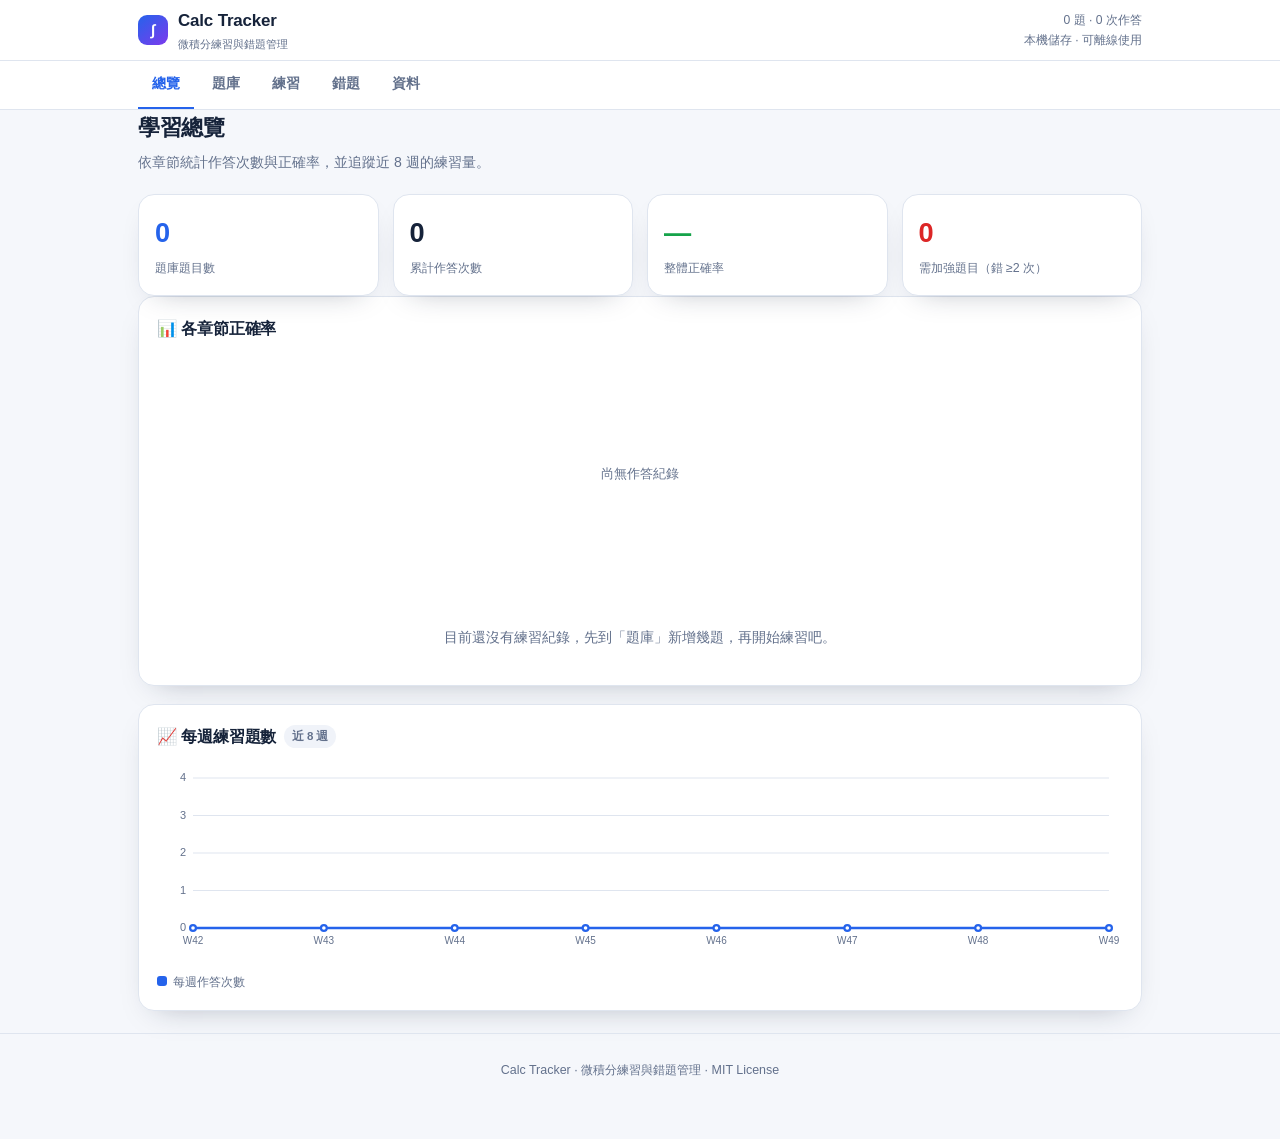
<file: docs/index.html>
<!doctype html>
<html lang="zh-Hant">
<head>
<meta charset="utf-8">
<meta name="viewport" content="width=device-width, initial-scale=1, viewport-fit=cover">
<title>Calc Tracker ｜ 微積分練習與錯題管理</title>
<meta name="description" content="微積分練習與錯題管理工具：建立題庫、記錄每次作答、自動整理錯題、章節正確率統計與 CSV 匯出。純前端、可離線使用。">
<meta name="theme-color" content="#0b1220">
<link rel="manifest" href="./manifest.json">
<link rel="icon" type="image/svg+xml" href="./icons/favicon.svg">
<link rel="icon" type="image/png" sizes="32x32" href="./icons/favicon-32.png">
<link rel="apple-touch-icon" href="./icons/apple-touch-icon.png">
<meta name="apple-mobile-web-app-capable" content="yes">
<meta name="apple-mobile-web-app-title" content="Calc Tracker">
<meta property="og:type" content="website">
<meta property="og:title" content="Calc Tracker ｜ 微積分練習與錯題管理">
<meta property="og:description" content="建立題庫、記錄作答、自動整理錯題與章節正確率統計。純前端、可離線使用。">
<meta name="twitter:card" content="summary">
<link rel="stylesheet" href="./style.css">
</head>
<body>

<header class="site">
  <div class="wrap">
    <div class="brand">
      <span class="logo">∫</span>
      <span>Calc Tracker
        <small>微積分練習與錯題管理</small>
      </span>
    </div>
    <div class="header-meta">
      <div id="headerStats">—</div>
      <div id="storageState"></div>
    </div>
  </div>
</header>

<nav class="tabs" role="tablist" aria-label="功能分頁">
  <div class="wrap">
    <button role="tab" data-view="overview" aria-selected="true">總覽</button>
    <button role="tab" data-view="bank" aria-selected="false">題庫</button>
    <button role="tab" data-view="practice" aria-selected="false">練習</button>
    <button role="tab" data-view="mistakes" aria-selected="false">錯題</button>
    <button role="tab" data-view="data" aria-selected="false">資料</button>
  </div>
</nav>

<main class="wrap">

  <!-- ══════════ 總覽 ══════════ -->
  <section class="view" id="view-overview" role="tabpanel">
    <h1>學習總覽</h1>
    <p class="sub">依章節統計作答次數與正確率，並追蹤近 8 週的練習量。</p>

    <div class="grid kpi" id="kpiRow"></div>

    <div class="card">
      <h2>📊 各章節正確率</h2>
      <div class="chart-holder"><canvas id="chapterChart" height="240"></canvas></div>
      <div class="table-scroll" style="margin-top:14px">
        <table id="chapterTable">
          <thead>
            <tr><th>章節</th><th>題目數</th><th>作答次數</th><th>答對次數</th><th>正確率</th></tr>
          </thead>
          <tbody></tbody>
        </table>
      </div>
      <p class="empty" id="chapterEmpty" hidden>目前還沒有練習紀錄，先到「題庫」新增幾題，再開始練習吧。</p>
    </div>

    <div class="card">
      <h2>📈 每週練習題數<span class="tag mute">近 8 週</span></h2>
      <div class="chart-holder"><canvas id="weeklyChart" height="200"></canvas></div>
      <div class="legend">
        <span><i style="background:var(--accent)"></i>每週作答次數</span>
      </div>
    </div>
  </section>

  <!-- ══════════ 題庫 ══════════ -->
  <section class="view" id="view-bank" role="tabpanel" hidden>
    <h1>題庫管理</h1>
    <p class="sub">建立題目並標註章節、來源與難度，練習時即可快速記錄作答結果。</p>

    <div class="card">
      <h2>➕ 新增題目</h2>
      <form id="problemForm">
        <div class="grid form">
          <div class="form-row">
            <label class="field" for="pTitle">題目標題 *</label>
            <input id="pTitle" required placeholder="例：∫ x·e^x dx">
          </div>
          <div class="form-row">
            <label class="field" for="pChapter">章節 *</label>
            <input id="pChapter" required list="chapterList" placeholder="例：分部積分">
            <datalist id="chapterList"></datalist>
          </div>
          <div class="form-row">
            <label class="field" for="pSource">來源</label>
            <input id="pSource" placeholder="例：轉學考 111 台聯大">
          </div>
          <div class="form-row">
            <label class="field" for="pDifficulty">難度（1–5）</label>
            <select id="pDifficulty">
              <option value="1">1 · 基礎</option>
              <option value="2" selected>2 · 一般</option>
              <option value="3">3 · 進階</option>
              <option value="4">4 · 困難</option>
              <option value="5">5 · 挑戰</option>
            </select>
          </div>
        </div>
        <div class="form-row">
          <label class="field" for="pDesc">備註 / 題目描述</label>
          <textarea id="pDesc" placeholder="解題關鍵、易錯點、補充說明…"></textarea>
        </div>
        <div class="btn-row">
          <button class="btn" type="submit">新增題目</button>
          <button class="btn plain" type="reset">清除</button>
        </div>
      </form>
    </div>

    <div class="card">
      <h2>📚 題目清單 <span class="tag mute" id="bankCount">0 題</span></h2>
      <div class="btn-row" style="margin-bottom:14px">
        <label class="field" for="filterChapter" style="margin:0">章節篩選</label>
        <select id="filterChapter" style="max-width:240px"><option value="">全部章節</option></select>
        <input id="searchTitle" placeholder="搜尋標題關鍵字…" style="max-width:240px">
      </div>
      <div class="table-scroll">
        <table id="problemTable">
          <thead>
            <tr><th>題目</th><th>章節</th><th>難度</th><th>來源</th><th>作答 / 正確率</th><th></th></tr>
          </thead>
          <tbody></tbody>
        </table>
      </div>
      <p class="empty" id="bankEmpty" hidden>尚未建立任何題目。</p>
    </div>
  </section>

  <!-- ══════════ 練習 ══════════ -->
  <section class="view" id="view-practice" role="tabpanel" hidden>
    <h1>練習模式</h1>
    <p class="sub">系統會記錄每題的作答結果與花費時間，作為錯題統計與正確率的依據。</p>

    <div class="card" id="practiceIdle">
      <h2>▶️ 開始練習</h2>
      <p class="hint" style="margin-bottom:14px">選擇章節與出題方式，按「開始」後計時器會自動啟動。</p>
      <div class="grid form">
        <div class="form-row">
          <label class="field" for="practiceChapter">章節範圍</label>
          <select id="practiceChapter"><option value="">全部章節</option></select>
        </div>
        <div class="form-row">
          <label class="field" for="practiceOrder">出題順序</label>
          <select id="practiceOrder">
            <option value="random">隨機</option>
            <option value="weak">優先錯題</option>
            <option value="hard">難度由高到低</option>
            <option value="new">建立時間（新→舊）</option>
          </select>
        </div>
      </div>
      <div class="btn-row">
        <button class="btn" id="startPractice">開始練習</button>
        <button class="btn ghost" id="startTimer">僅啟動計時器</button>
      </div>
    </div>

    <div class="card practice-box" id="practiceCard" hidden>
      <div class="timer" id="timerDisplay">00:00</div>
      <div class="meta" id="practiceMeta"></div>
      <div class="q-title" id="qTitle"></div>
      <div class="q-desc" id="qDesc"></div>
      <div class="practice-actions">
        <button class="btn ok" id="markCorrect">✓ 答對</button>
        <button class="btn bad" id="markWrong">✗ 答錯</button>
        <button class="btn plain" id="showHint">💡 提示</button>
        <button class="btn plain" id="pauseTimer">⏸ 暫停</button>
        <button class="btn ghost" id="stopPractice">結束練習</button>
      </div>
      <div class="note" id="hintBox" hidden style="margin-top:16px;text-align:left"></div>
    </div>

    <div class="card" id="practiceSummary" hidden>
      <h2>✅ 本次練習</h2>
      <div class="grid kpi" id="sessionKPI"></div>
      <div class="btn-row" style="margin-top:14px">
        <button class="btn" id="continuePractice">繼續練習</button>
        <button class="btn plain" id="gotoMistakes">查看錯題</button>
      </div>
    </div>
  </section>

  <!-- ══════════ 錯題 ══════════ -->
  <section class="view" id="view-mistakes" role="tabpanel" hidden>
    <h1>錯題統計</h1>
    <p class="sub">自動整理答錯 2 次以上的題目，集中複習弱點。</p>
    <div class="card">
      <h2>🔁 需要加強的題目 <span class="tag bad" id="mistakeCount">0 題</span></h2>
      <div class="table-scroll">
        <table id="mistakeTable">
          <thead>
            <tr><th>題目</th><th>章節</th><th>答錯次數</th><th>作答次數</th><th>正確率</th><th></th></tr>
          </thead>
          <tbody></tbody>
        </table>
      </div>
      <p class="empty" id="mistakeEmpty" hidden>目前沒有累積 2 次以上答錯的題目，繼續保持。</p>
    </div>
  </section>

  <!-- ══════════ 資料 ══════════ -->
  <section class="view" id="view-data" role="tabpanel" hidden>
    <h1>資料管理</h1>
    <p class="sub">所有資料儲存在這台裝置的瀏覽器（localStorage），不會上傳到任何伺服器。</p>

    <div class="card">
      <h2>⬇️ 匯出</h2>
      <div class="btn-row">
        <button class="btn" id="exportCsv">匯出作答紀錄 CSV</button>
        <button class="btn plain" id="exportJson">匯出完整備份 JSON</button>
      </div>
      <p class="hint" style="margin-top:12px">CSV 含 UTF-8 BOM，可直接用 Excel 開啟且中文不亂碼。</p>
    </div>

    <div class="card">
      <h2>⬆️ 匯入</h2>
      <div class="btn-row">
        <input type="file" id="importJson" accept="application/json,.json" style="max-width:280px">
        <select id="importMode" style="max-width:180px">
          <option value="merge">合併（保留現有資料）</option>
          <option value="replace">取代（清空後匯入）</option>
        </select>
      </div>
      <p class="hint" style="margin-top:12px">僅接受由本工具匯出的 JSON 備份檔。</p>
    </div>

    <div class="card">
      <h2>🧪 範例資料</h2>
      <p class="hint" style="margin-bottom:12px">
        載入 12 題微積分示範題目與對應作答紀錄，用來試看統計圖表與錯題功能。
        <strong>這些是示範用的虛構資料，不是真實考試紀錄</strong>，可隨時清空。
      </p>
      <div class="btn-row">
        <button class="btn plain" id="loadSample">載入示範資料</button>
        <button class="btn danger" id="clearAll">清空所有資料</button>
      </div>
    </div>

    <div class="card">
      <h2>ℹ️ 關於這個版本</h2>
      <div class="note">
        <strong>靜態版：</strong>本頁是純前端版本（HTML / CSS / JavaScript），資料存於瀏覽器，
        不需要伺服器即可運作，可安裝為 PWA 離線使用。<br>
        <strong>完整版：</strong>專案同時保留 Flask + SQLite 後端（<code>app.py</code>），
        支援跨裝置共享資料庫與 Groq API 的 AI 解題提示；後端程式碼請見 GitHub 專案根目錄。
      </div>
    </div>
  </section>

</main>

<footer class="site">
  Calc Tracker · 微積分練習與錯題管理 · MIT License
</footer>

<div id="toast" role="status" aria-live="polite"></div>
<script src="./app.js"></script>
</body>
</html>
</file>
<file: docs/style.css>
/* Calc Tracker — 靜態版樣式（零外部依賴） */
:root {
  --bg: #f5f7fb;
  --surface: #ffffff;
  --surface-2: #f0f3f9;
  --border: #dfe5ef;
  --text: #16233a;
  --muted: #63718c;
  --accent: #2563eb;
  --accent-soft: rgba(37, 99, 235, 0.12);
  --ok: #16a34a;
  --ok-soft: rgba(22, 163, 74, 0.12);
  --bad: #dc2626;
  --bad-soft: rgba(220, 38, 38, 0.12);
  --warn: #d97706;
  --radius: 16px;
  --shadow: 0 12px 30px -18px rgba(22, 35, 58, 0.35);
}

@media (prefers-color-scheme: dark) {
  :root {
    --bg: #0b1220;
    --surface: #121a2b;
    --surface-2: #182338;
    --border: #24314a;
    --text: #e8eefc;
    --muted: #93a2c0;
    --accent: #6ea8fe;
    --accent-soft: rgba(110, 168, 254, 0.16);
    --ok: #4ade80;
    --ok-soft: rgba(74, 222, 128, 0.14);
    --bad: #fb7185;
    --bad-soft: rgba(251, 113, 133, 0.14);
    --warn: #fbbf24;
    --shadow: 0 16px 36px -22px rgba(0, 0, 0, 0.8);
  }
}

* { margin: 0; padding: 0; box-sizing: border-box; }

body {
  font-family: -apple-system, BlinkMacSystemFont, "PingFang TC", "Noto Sans TC", "Microsoft JhengHei", sans-serif;
  background: var(--bg);
  color: var(--text);
  line-height: 1.65;
  -webkit-font-smoothing: antialiased;
  padding-bottom: calc(48px + env(safe-area-inset-bottom));
}

a { color: var(--accent); }

.wrap { max-width: 1040px; margin: 0 auto; padding: 0 18px; }

/* ── 頁首 ── */
header.site {
  background: var(--surface);
  border-bottom: 1px solid var(--border);
  position: sticky;
  top: 0;
  z-index: 30;
  backdrop-filter: blur(10px);
}
header.site .wrap {
  display: flex;
  align-items: center;
  justify-content: space-between;
  gap: 12px;
  min-height: 60px;
}
.brand {
  display: flex;
  align-items: center;
  gap: 10px;
  font-weight: 800;
  font-size: 1.06rem;
  letter-spacing: -0.01em;
}
.brand .logo {
  width: 30px; height: 30px;
  border-radius: 9px;
  background: linear-gradient(140deg, #2563eb, #7c3aed);
  display: grid; place-items: center;
  color: #fff; font-size: 15px; font-weight: 800;
  flex: none;
}
.brand small { display: block; font-size: 0.7rem; font-weight: 500; color: var(--muted); letter-spacing: 0; }
.header-meta { font-size: 0.76rem; color: var(--muted); text-align: right; }

/* ── 分頁 ── */
nav.tabs {
  background: var(--surface);
  border-bottom: 1px solid var(--border);
  overflow-x: auto;
  scrollbar-width: none;
}
nav.tabs::-webkit-scrollbar { display: none; }
nav.tabs .wrap { display: flex; gap: 4px; min-height: 48px; align-items: stretch; }
nav.tabs button {
  background: none;
  border: none;
  border-bottom: 2px solid transparent;
  color: var(--muted);
  font: inherit;
  font-size: 0.88rem;
  font-weight: 600;
  padding: 0 14px;
  cursor: pointer;
  white-space: nowrap;
  transition: color .18s, border-color .18s;
}
nav.tabs button:hover { color: var(--text); }
nav.tabs button[aria-selected="true"] { color: var(--accent); border-bottom-color: var(--accent); }

main { padding: 26px 0 10px; }
section.view[hidden] { display: none; }

h1 { font-size: 1.4rem; letter-spacing: -0.02em; margin-bottom: 4px; }
h2 { font-size: 1.02rem; letter-spacing: -0.01em; }
.sub { color: var(--muted); font-size: 0.88rem; margin-bottom: 20px; }

/* ── 卡片 ── */
.card {
  background: var(--surface);
  border: 1px solid var(--border);
  border-radius: var(--radius);
  padding: 18px;
  box-shadow: var(--shadow);
  margin-bottom: 18px;
}
.card > h2 { margin-bottom: 12px; display: flex; align-items: center; gap: 8px; flex-wrap: wrap; }
.card .hint { color: var(--muted); font-size: 0.82rem; }

.grid { display: grid; gap: 14px; }
.grid.kpi { grid-template-columns: repeat(auto-fit, minmax(150px, 1fr)); }
.grid.two { grid-template-columns: repeat(auto-fit, minmax(320px, 1fr)); }
.grid.form { grid-template-columns: repeat(auto-fit, minmax(220px, 1fr)); }

.kpi-card {
  background: var(--surface);
  border: 1px solid var(--border);
  border-radius: var(--radius);
  padding: 16px;
  box-shadow: var(--shadow);
}
.kpi-card .val { font-size: 1.7rem; font-weight: 800; letter-spacing: -0.03em; font-variant-numeric: tabular-nums; }
.kpi-card .lbl { font-size: 0.78rem; color: var(--muted); margin-top: 2px; }
.kpi-card.accent .val { color: var(--accent); }
.kpi-card.ok .val { color: var(--ok); }
.kpi-card.bad .val { color: var(--bad); }

/* ── 表單 ── */
label.field { display: block; font-size: 0.8rem; font-weight: 600; color: var(--muted); margin-bottom: 6px; }
input, select, textarea {
  width: 100%;
  font: inherit;
  font-size: 0.9rem;
  color: var(--text);
  background: var(--surface-2);
  border: 1px solid var(--border);
  border-radius: 10px;
  padding: 9px 11px;
  transition: border-color .15s, box-shadow .15s;
}
textarea { min-height: 74px; resize: vertical; }
input:focus, select:focus, textarea:focus {
  outline: none;
  border-color: var(--accent);
  box-shadow: 0 0 0 3px var(--accent-soft);
}
.form-row { margin-bottom: 14px; }

button.btn {
  font: inherit;
  font-size: 0.88rem;
  font-weight: 700;
  border-radius: 10px;
  border: 1px solid var(--accent);
  background: var(--accent);
  color: #fff;
  padding: 9px 16px;
  cursor: pointer;
  transition: filter .15s, transform .1s;
}
button.btn:hover { filter: brightness(1.06); }
button.btn:active { transform: translateY(1px); }
button.btn.ghost { background: transparent; color: var(--accent); }
button.btn.ghost:hover { background: var(--accent-soft); }
button.btn.ok { background: var(--ok); border-color: var(--ok); }
button.btn.bad { background: var(--bad); border-color: var(--bad); }
button.btn.plain { background: var(--surface-2); border-color: var(--border); color: var(--text); }
button.btn.danger { background: transparent; border-color: var(--bad); color: var(--bad); }
button.btn:disabled { opacity: .5; cursor: not-allowed; }
.btn-row { display: flex; gap: 10px; flex-wrap: wrap; align-items: center; }

/* ── 表格 ── */
.table-scroll { overflow-x: auto; }
table { width: 100%; border-collapse: collapse; font-size: 0.88rem; }
th, td { text-align: left; padding: 10px 12px; border-bottom: 1px solid var(--border); }
th { font-size: 0.76rem; text-transform: uppercase; letter-spacing: .04em; color: var(--muted); font-weight: 700; }
tbody tr:hover { background: var(--surface-2); }
td.num { font-variant-numeric: tabular-nums; }
.empty { color: var(--muted); font-size: 0.88rem; padding: 18px 0; text-align: center; }

/* ── 標籤 ── */
.tag {
  display: inline-block;
  font-size: 0.72rem;
  font-weight: 700;
  padding: 2px 8px;
  border-radius: 999px;
  background: var(--accent-soft);
  color: var(--accent);
  white-space: nowrap;
}
.tag.ok { background: var(--ok-soft); color: var(--ok); }
.tag.bad { background: var(--bad-soft); color: var(--bad); }
.tag.mute { background: var(--surface-2); color: var(--muted); }

/* ── 進度條 ── */
.bar { height: 8px; border-radius: 999px; background: var(--surface-2); overflow: hidden; min-width: 70px; }
.bar > i { display: block; height: 100%; border-radius: 999px; background: var(--accent); }
.bar > i.high { background: var(--ok); }
.bar > i.low { background: var(--bad); }

/* ── 練習模式 ── */
.practice-box { text-align: center; padding: 8px 0 4px; }
.practice-box .q-title { font-size: 1.24rem; font-weight: 800; line-height: 1.5; margin-bottom: 8px; }
.practice-box .q-desc { color: var(--muted); font-size: 0.9rem; margin-bottom: 16px; white-space: pre-wrap; }
.practice-box .meta { display: flex; gap: 8px; justify-content: center; flex-wrap: wrap; margin-bottom: 18px; }
.timer {
  font-size: 2.4rem;
  font-weight: 800;
  font-variant-numeric: tabular-nums;
  letter-spacing: -0.03em;
  margin-bottom: 6px;
}
.timer.paused { color: var(--muted); }
.practice-actions { display: flex; gap: 12px; justify-content: center; flex-wrap: wrap; }

/* ── 圖表 ── */
.chart-holder { position: relative; width: 100%; }
canvas { width: 100%; display: block; }
.legend { display: flex; gap: 14px; flex-wrap: wrap; font-size: 0.78rem; color: var(--muted); margin-top: 10px; }
.legend i { display: inline-block; width: 10px; height: 10px; border-radius: 3px; margin-right: 6px; }

/* ── 提示 / 通知 ── */
.note {
  font-size: 0.82rem;
  color: var(--muted);
  background: var(--surface-2);
  border: 1px dashed var(--border);
  border-radius: 12px;
  padding: 11px 13px;
}
.note strong { color: var(--text); }
#toast {
  position: fixed;
  left: 50%;
  bottom: 26px;
  transform: translate(-50%, 20px);
  background: var(--text);
  color: var(--bg);
  font-size: 0.86rem;
  font-weight: 600;
  padding: 10px 18px;
  border-radius: 999px;
  opacity: 0;
  pointer-events: none;
  transition: opacity .22s, transform .22s;
  z-index: 90;
  max-width: 90vw;
  text-align: center;
}
#toast.show { opacity: 1; transform: translate(-50%, 0); }

footer.site {
  text-align: center;
  color: var(--muted);
  font-size: 0.78rem;
  padding: 26px 18px 10px;
  border-top: 1px solid var(--border);
  margin-top: 22px;
}
</file>
